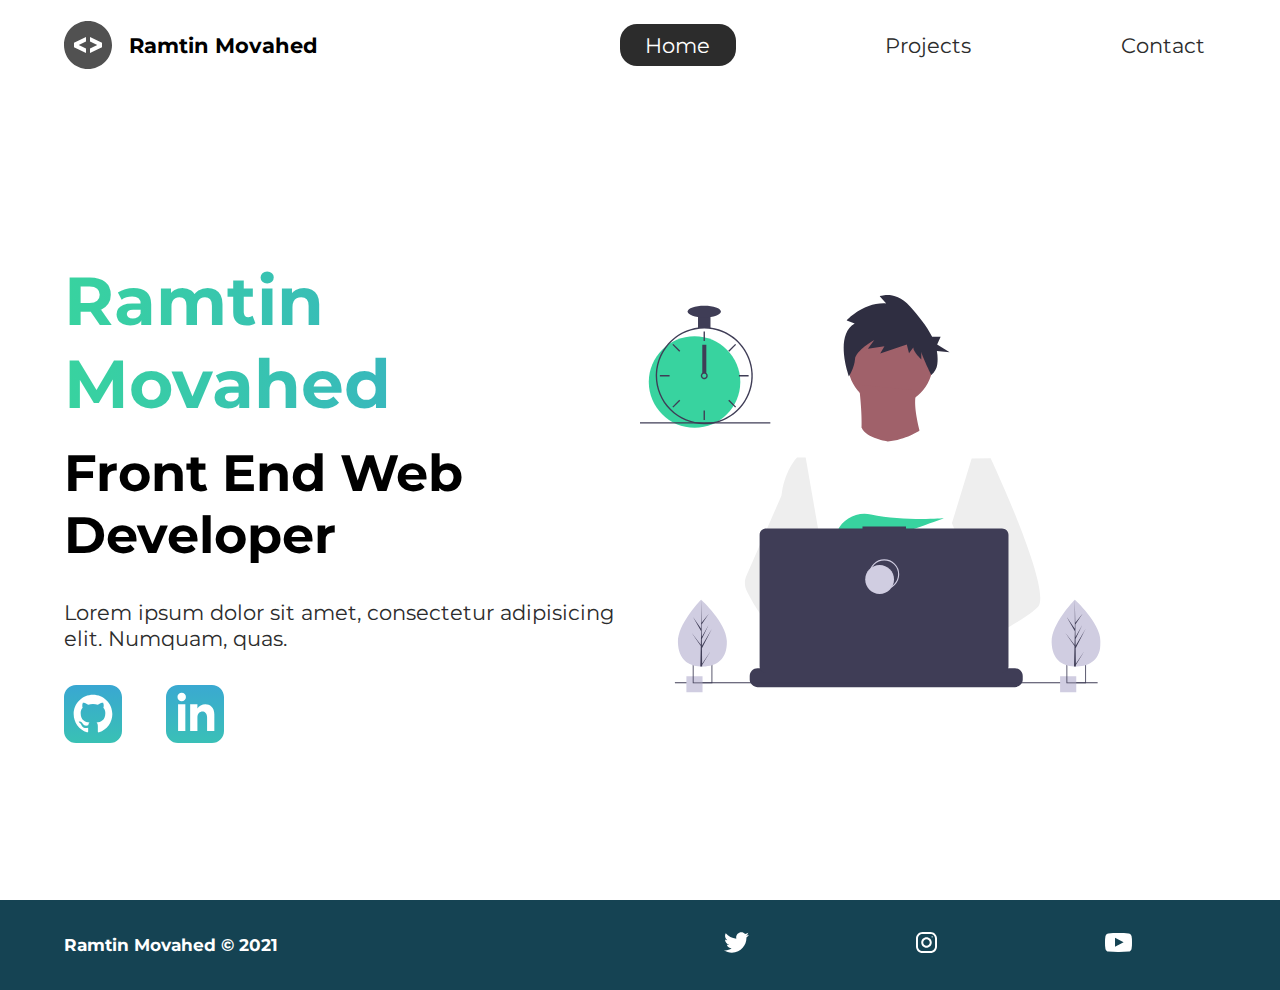
<file: index.html>
<!DOCTYPE html>
<html lang="en">

<head>
  <meta charset="UTF-8">
  <meta http-equiv="X-UA-Compatible" content="IE=edge">
  <meta name="viewport" content="width=device-width, initial-scale=1.0">
  <meta name="description"
    content="Ramtin Movahed is a full stack web developer who speciallizes in asp.net and angular.">
  <meta name="robots" content="index,follow">
  <link rel="preconnect" href="https://fonts.gstatic.com">
  <link href="https://fonts.googleapis.com/css2?family=Montserrat:wght@400;500&display=swap" rel="stylesheet">
  <link rel="stylesheet" href="styles/style.css">
  <title>Ramtin Movahed | Web Developer</title>
</head>

<body>
  <header class="main-head">
    <nav>
      <div class="logo">
        <img src="icons/code.svg" alt="logo">
        <h1>Ramtin Movahed</h1>
      </div>
      <ul>
        <li><a class="active" href="/">Home</a></li>
        <li><a href="./projects/">Projects</a></li>
        <li><a href="./contact/">Contact</a></li>
      </ul>
    </nav>
  </header>
  <section class="intro">
    <div class="intro-text">
      <h2>Ramtin Movahed</h2>
      <h3>Front End Web <br> Developer</h3>
      <p>Lorem ipsum dolor sit amet, consectetur adipisicing elit. Numquam, quas.</p>
      <div class="intro-social">
        <a href="#"><img src="/icons/github.svg" alt="github-social-link"></a>
        <a href="#"><img src="/icons/linked-in.svg" alt="linkedin-social-link"></a>
      </div>
    </div>
    <div class="intro-images">
      <svg width="799" height="690" viewBox="0 0 799 690" fill="none" xmlns="http://www.w3.org/2000/svg">
        <g id="undraw_dev_productivity_umsq (1) 1" clip-path="url(#clip0)">
          <path id="Vector"
            d="M516.92 624.636C516.92 624.636 512.16 626.266 504.42 628.576C487.31 633.706 455.65 642.216 428.82 643.916C405.72 645.396 386.2 641.836 382.63 626.766C381.1 620.286 383.27 614.956 388 610.576C402.12 597.486 439 592.796 468.25 591.186C476.51 590.736 484.15 590.526 490.51 590.446C501.31 590.306 508.39 590.526 508.39 590.526L508.56 591.186L516.92 624.636Z"
            fill="#A0616A" />
          <path id="Vector_2"
            d="M436.99 672.586C418.61 695.346 342.73 647.666 316.19 629.886C310.41 626.016 306.97 623.566 306.97 623.566L331.25 591.186L338.94 580.936C338.94 580.936 345.82 584.586 355.99 590.526C356.36 590.746 356.73 590.966 357.11 591.186C365.88 596.336 376.89 603.066 388 610.576C403.33 620.946 418.83 632.776 428.82 643.916C438.59 654.806 443.08 665.036 436.99 672.586Z"
            fill="#A0616A" />
          <g id="me">
            <path id="Vector_3"
              d="M434.672 191.952C475.283 191.607 507.926 158.406 507.582 117.795C507.237 77.1832 474.036 44.5403 433.425 44.8847C392.813 45.2291 360.17 78.4303 360.515 119.042C360.859 159.653 394.06 192.296 434.672 191.952Z"
              fill="#A0616A" />
            <path id="Vector_4"
              d="M379.477 155.65C379.477 155.65 394.216 259.972 373.002 271.875C351.787 283.779 499.929 283.588 499.929 283.588C499.929 283.588 466.124 193.284 480.809 165.449L379.477 155.65Z"
              fill="#A0616A" />
            <path id="Vector_5"
              d="M608.101 283.199L596.257 339.402L571.214 458.308L570.49 464.815L562.138 540.138L556.582 590.177L552.857 623.79C528.584 636.526 510.988 645.326 510.988 645.326C510.988 645.326 509.404 637.719 506.871 627.99C489.805 633.265 458.218 642.043 431.404 643.97C441.266 654.777 445.842 664.969 439.817 672.57C421.63 695.485 345.349 648.45 318.659 630.896C318.077 635.158 317.879 639.464 318.068 643.762L297.626 628.314L299.331 592.359L302.206 531.522L305.819 455.229C304.448 451.975 303.294 448.634 302.364 445.228C295.956 423.161 288.032 379.057 281.928 342.067C277.016 312.298 273.302 287.138 272.517 281.785C272.411 281.086 272.358 280.726 272.358 280.726L384.363 230.094C392.509 248.556 429.865 253.809 429.865 253.809C460.756 251.417 484.847 234.913 484.847 234.913L608.101 283.199Z"
              fill="white" />
            <path id="Vector_6"
              d="M372.285 49.3811L358.49 43.9934C358.49 43.9934 386.969 12.1 426.99 14.513L415.635 2.22366C415.635 2.22366 443.04 -9.01799 468.283 19.6674C481.553 34.7467 496.908 52.4737 506.557 72.5077L521.281 72.3829L515.251 85.9663L536.874 99.3152L514.777 97.0719C516.155 104.471 516.421 112.034 515.566 119.511C514.683 126.991 510.928 133.835 505.094 138.598V138.598C505.094 138.598 487.743 103.449 487.696 97.9443L487.813 111.705C487.813 111.705 473.959 99.4371 473.889 91.1807L466.471 100.877L462.593 85.7717L416.475 101.301L423.87 88.8526L395.157 93.2246L406.278 77.9923C406.278 77.9923 373.932 96.1568 372.811 111.304C371.689 126.452 362.299 140.875 362.299 140.875C362.299 140.875 336.213 70.3294 372.285 49.3811Z"
              fill="#2F2E41" />
            <path id="Vector_7"
              d="M690.215 540.422C682.794 548.605 664.338 560.992 641.951 574.422C633.623 579.413 624.757 584.559 615.71 589.676C594.122 601.889 571.514 614.001 552.857 623.79C528.584 636.526 510.988 645.326 510.988 645.326C510.988 645.326 509.403 637.719 506.871 627.99C503.48 614.968 498.397 598.141 493.184 590.715C493.002 590.456 492.82 590.218 492.638 589.979C491.121 588.022 489.601 586.885 488.112 586.897L562.138 540.138L594.127 519.926L570.489 464.814L540.842 395.683L557.908 339.727L575.062 283.479L608.101 283.199C608.101 283.199 619.243 306.985 633.514 340.166C635.647 345.128 637.851 350.299 640.096 355.64C669.469 425.394 706.176 522.836 690.215 540.422Z"
              fill="#EEEEEE" />
            <path id="Vector_8"
              d="M358.123 591.2C355.41 591.212 352.702 591.456 350.029 591.928C327.074 596.073 320.47 616.94 318.659 630.896C318.077 635.158 317.879 639.464 318.068 643.761L297.626 628.314L290.178 622.687C272.316 616.628 256.353 605.733 242.483 592.84C230.449 581.456 219.634 568.849 210.213 555.223C200.831 541.793 192.448 527.692 185.134 513.034C183.094 508.943 181.977 504.454 181.864 499.884C181.751 495.314 182.644 490.775 184.48 486.588L209.154 430.327L245.218 348.098C245.471 346.146 245.752 344.237 246.059 342.371C252.995 300.511 272.367 281.786 272.367 281.786L287.286 281.659L297.778 341.932L310.813 416.815L302.364 445.227L282.839 510.845L302.205 531.522L358.123 591.2Z"
              fill="#EEEEEE" />
          </g>
          <path id="Vector_9"
            d="M372.877 415.806L385.631 430.686C390.37 429.783 395.319 428.721 400.416 427.529L396.752 415.806L405.71 426.256C459.707 412.975 526.637 387.155 526.637 387.155C526.637 387.155 454.379 392.453 400.428 380.666C376.558 375.451 351.998 387.284 342.202 409.668C336.508 422.679 337.403 433.951 357.596 433.951C364.419 433.835 371.223 433.195 377.949 432.037L372.877 415.806Z"
            fill="#38D39F" />
          <path id="Vector_10"
            d="M663.65 660.386V666.456C663.654 668.122 663.345 669.774 662.74 671.326C662.472 672.018 662.147 672.687 661.77 673.326C660.578 675.326 658.887 676.983 656.862 678.133C654.838 679.283 652.549 679.887 650.22 679.886H203.67C201.342 679.887 199.053 679.283 197.028 678.133C195.003 676.983 193.312 675.326 192.12 673.326C191.743 672.687 191.419 672.018 191.15 671.326C190.546 669.774 190.237 668.122 190.24 666.456V660.386C190.24 658.622 190.587 656.876 191.262 655.246C191.936 653.616 192.926 652.136 194.173 650.888C195.42 649.641 196.901 648.652 198.53 647.977C200.16 647.302 201.906 646.955 203.67 646.956H229.41V644.126C229.41 644.052 229.425 643.979 229.453 643.911C229.481 643.843 229.522 643.782 229.574 643.73C229.626 643.678 229.688 643.636 229.756 643.608C229.824 643.58 229.897 643.566 229.97 643.566H243.4C243.474 643.566 243.547 643.58 243.615 643.608C243.683 643.636 243.745 643.678 243.797 643.73C243.849 643.782 243.89 643.843 243.918 643.911C243.946 643.979 243.96 644.052 243.96 644.126V646.956H252.35V644.126C252.35 644.052 252.365 643.979 252.393 643.911C252.421 643.843 252.462 643.782 252.514 643.73C252.566 643.678 252.628 643.636 252.696 643.608C252.764 643.58 252.837 643.566 252.91 643.566H266.34C266.414 643.566 266.487 643.58 266.555 643.608C266.623 643.636 266.684 643.678 266.736 643.73C266.789 643.782 266.83 643.843 266.858 643.911C266.886 643.979 266.9 644.052 266.9 644.126V646.956H275.3V644.126C275.3 644.052 275.315 643.979 275.343 643.911C275.371 643.843 275.412 643.782 275.464 643.73C275.516 643.678 275.578 643.636 275.646 643.608C275.714 643.58 275.787 643.566 275.86 643.566H289.29C289.364 643.566 289.437 643.58 289.505 643.608C289.573 643.636 289.634 643.678 289.686 643.73C289.739 643.782 289.78 643.843 289.808 643.911C289.836 643.979 289.85 644.052 289.85 644.126V646.956H298.24V644.126C298.24 644.052 298.255 643.979 298.283 643.911C298.311 643.843 298.352 643.782 298.404 643.73C298.456 643.678 298.518 643.636 298.586 643.608C298.654 643.58 298.727 643.566 298.8 643.566H312.23C312.304 643.566 312.377 643.58 312.445 643.608C312.513 643.636 312.574 643.678 312.626 643.73C312.678 643.782 312.72 643.843 312.748 643.911C312.776 643.979 312.79 644.052 312.79 644.126V646.956H321.18V644.126C321.18 644.052 321.194 643.979 321.223 643.911C321.251 643.843 321.292 643.782 321.344 643.73C321.396 643.678 321.458 643.636 321.526 643.608C321.594 643.58 321.667 643.566 321.74 643.566H335.17C335.244 643.566 335.317 643.58 335.385 643.608C335.453 643.636 335.514 643.678 335.566 643.73C335.618 643.782 335.66 643.843 335.688 643.911C335.716 643.979 335.73 644.052 335.73 644.126V646.956H344.13V644.126C344.13 644.052 344.145 643.979 344.173 643.911C344.201 643.843 344.242 643.782 344.294 643.73C344.346 643.678 344.408 643.636 344.476 643.608C344.544 643.58 344.617 643.566 344.69 643.566H358.12C358.194 643.566 358.267 643.58 358.335 643.608C358.403 643.636 358.464 643.678 358.516 643.73C358.569 643.782 358.61 643.843 358.638 643.911C358.666 643.979 358.68 644.052 358.68 644.126V646.956H367.07V644.126C367.07 644.052 367.085 643.979 367.113 643.911C367.141 643.843 367.182 643.782 367.234 643.73C367.286 643.678 367.348 643.636 367.416 643.608C367.484 643.58 367.557 643.566 367.63 643.566H472.83C472.904 643.566 472.977 643.58 473.045 643.608C473.113 643.636 473.174 643.678 473.227 643.73C473.279 643.782 473.32 643.843 473.348 643.911C473.376 643.979 473.39 644.052 473.39 644.126V646.956H481.79V644.126C481.79 644.052 481.804 643.979 481.833 643.911C481.861 643.843 481.902 643.782 481.954 643.73C482.006 643.678 482.068 643.636 482.136 643.608C482.204 643.58 482.277 643.566 482.35 643.566H495.78C495.928 643.567 496.07 643.627 496.175 643.732C496.279 643.836 496.339 643.978 496.34 644.126V646.956H504.73V644.126C504.73 644.052 504.745 643.979 504.773 643.911C504.801 643.843 504.842 643.782 504.894 643.73C504.946 643.678 505.008 643.636 505.076 643.608C505.144 643.58 505.217 643.566 505.29 643.566H518.72C518.794 643.566 518.867 643.58 518.935 643.608C519.003 643.636 519.065 643.678 519.117 643.73C519.169 643.782 519.21 643.843 519.238 643.911C519.266 643.979 519.28 644.052 519.28 644.126V646.956H527.67V644.126C527.67 644.052 527.685 643.979 527.713 643.911C527.741 643.843 527.782 643.782 527.834 643.73C527.886 643.678 527.948 643.636 528.016 643.608C528.084 643.58 528.157 643.566 528.23 643.566H541.66C541.734 643.566 541.807 643.58 541.875 643.608C541.943 643.636 542.005 643.678 542.057 643.73C542.109 643.782 542.15 643.843 542.178 643.911C542.206 643.979 542.22 644.052 542.22 644.126V646.956H550.62V644.126C550.62 644.052 550.635 643.979 550.663 643.911C550.691 643.843 550.732 643.782 550.784 643.73C550.836 643.678 550.898 643.636 550.966 643.608C551.034 643.58 551.107 643.566 551.18 643.566H564.61C564.757 643.568 564.898 643.628 565.001 643.733C565.104 643.837 565.161 643.979 565.16 644.126V646.956H573.56V644.126C573.56 644.052 573.575 643.979 573.603 643.911C573.631 643.843 573.672 643.782 573.724 643.73C573.776 643.678 573.838 643.636 573.906 643.608C573.974 643.58 574.047 643.566 574.12 643.566H587.55C587.624 643.566 587.697 643.58 587.765 643.608C587.833 643.636 587.895 643.678 587.947 643.73C587.999 643.782 588.04 643.843 588.068 643.911C588.096 643.979 588.11 644.052 588.11 644.126V646.956H596.5V644.126C596.5 644.052 596.515 643.979 596.543 643.911C596.571 643.843 596.612 643.782 596.664 643.73C596.716 643.678 596.778 643.636 596.846 643.608C596.914 643.58 596.987 643.566 597.06 643.566H610.49C610.564 643.566 610.637 643.58 610.705 643.608C610.773 643.636 610.835 643.678 610.887 643.73C610.939 643.782 610.98 643.843 611.008 643.911C611.036 643.979 611.05 644.052 611.05 644.126V646.956H650.22C651.984 646.955 653.731 647.302 655.36 647.977C656.99 648.652 658.471 649.641 659.718 650.888C660.965 652.136 661.954 653.616 662.629 655.246C663.304 656.876 663.651 658.622 663.65 660.386Z"
            fill="#3F3D56" />
          <path id="Vector_11" d="M793.5 671.326H60.5V673.326H793.5V671.326Z" fill="#3F3D56" />
          <path id="Vector_12"
            d="M627.694 404.757H461.251V401.326H385.78V404.757H218.651C215.665 404.757 212.801 405.943 210.69 408.054C208.578 410.166 207.392 413.029 207.392 416.015V643.927C207.392 646.913 208.578 649.776 210.69 651.888C212.801 653.999 215.665 655.185 218.651 655.185H627.694C630.68 655.185 633.544 653.999 635.655 651.888C637.767 649.776 638.953 646.913 638.953 643.927V416.015C638.953 414.537 638.662 413.073 638.096 411.707C637.53 410.341 636.701 409.1 635.655 408.054C634.61 407.009 633.369 406.18 632.003 405.614C630.637 405.048 629.173 404.757 627.694 404.757Z"
            fill="#3F3D56" />
          <path id="Vector_13"
            d="M423.5 509.326C437.307 509.326 448.5 498.133 448.5 484.326C448.5 470.519 437.307 459.326 423.5 459.326C409.693 459.326 398.5 470.519 398.5 484.326C398.5 498.133 409.693 509.326 423.5 509.326Z"
            stroke="#D0CDE1" stroke-width="2" stroke-miterlimit="10" />
          <path id="Vector_14"
            d="M415.5 518.326C429.307 518.326 440.5 507.133 440.5 493.326C440.5 479.519 429.307 468.326 415.5 468.326C401.693 468.326 390.5 479.519 390.5 493.326C390.5 507.133 401.693 518.326 415.5 518.326Z"
            fill="#D0CDE1" />
          <path id="Vector_15" d="M108.446 661.223H80.4463V689.223H108.446V661.223Z" fill="#D0CDE1" />
          <path id="Vector_16"
            d="M91.4502 639.223V673.223H125.45V639.223H91.4502ZM123.97 671.743H92.9202V640.703H123.97V671.743Z"
            fill="#3F3D56" />
          <path id="Vector_17" d="M756.446 661.223H728.446V689.223H756.446V661.223Z" fill="#D0CDE1" />
          <path id="Vector_18"
            d="M739.45 639.223V673.223H773.45V639.223H739.45ZM771.97 671.743H740.92V640.703H771.97V671.743Z"
            fill="#3F3D56" />
          <path id="Vector_19"
            d="M94.5802 230.113C138.399 230.113 173.921 194.592 173.921 150.773C173.921 106.955 138.399 71.4326 94.5802 71.4326C50.7617 71.4326 15.2397 106.955 15.2397 150.773C15.2397 194.592 50.7617 230.113 94.5802 230.113Z"
            fill="#38D39F" />
          <path id="Vector_20"
            d="M122.229 56.4899C115.045 55.5763 107.774 55.5763 100.59 56.4899C84.586 58.5913 69.5203 65.2398 57.181 75.6465C44.8417 86.0532 35.7467 99.7813 30.9754 115.202C28.8053 122.229 27.5764 129.514 27.3208 136.864C27.2848 137.886 27.2607 138.92 27.2607 139.954C27.283 162.264 36.1559 183.655 51.932 199.431C67.7082 215.207 89.0989 224.08 111.41 224.103C113.201 224.103 114.992 224.042 116.759 223.934C120.907 223.674 125.03 223.103 129.093 222.227C148.495 218.055 165.798 207.161 177.947 191.468C190.095 175.776 196.308 156.295 195.487 136.467C194.665 116.638 186.863 97.738 173.459 83.1039C160.054 68.4698 141.909 59.0435 122.229 56.4899H122.229ZM137.748 217.347H137.736C130.959 219.659 123.905 221.062 116.759 221.518C114.992 221.638 113.201 221.698 111.41 221.698C89.7377 221.672 68.961 213.051 53.6367 197.727C38.3123 182.402 29.6914 161.626 29.6649 139.954C29.6649 138.92 29.689 137.886 29.725 136.864C30.5514 115.744 39.5156 95.7617 54.7411 81.1008C69.9666 66.44 90.273 58.237 111.41 58.2089C130.776 58.21 149.513 65.0865 164.283 77.6131C179.052 90.1398 188.895 107.503 192.057 126.61C195.219 145.716 191.496 165.325 181.55 181.942C171.604 198.559 156.081 211.106 137.748 217.347H137.748Z"
            fill="#3F3D56" />
          <path id="Vector_21" d="M112.612 63.0176H110.208V79.8474H112.612V63.0176Z" fill="#3F3D56" />
          <path id="Vector_22" d="M57.8578 84.7018L56.1577 86.4019L68.0582 98.3023L69.7582 96.6022L57.8578 84.7018Z"
            fill="#3F3D56" />
          <path id="Vector_23" d="M34.4736 138.751V141.156H51.3034V138.751H34.4736Z" fill="#3F3D56" />
          <path id="Vector_24" d="M56.1578 193.506L57.8579 195.206L69.7584 183.306L68.0583 181.606L56.1578 193.506Z"
            fill="#3F3D56" />
          <path id="Vector_25" d="M153.062 96.6022L154.762 98.3022L166.662 86.4018L164.962 84.7017L153.062 96.6022Z"
            fill="#3F3D56" />
          <path id="Vector_26" d="M171.516 138.751V141.156H188.346V138.751H171.516Z" fill="#3F3D56" />
          <path id="Vector_27" d="M154.762 181.605L153.062 183.305L164.962 195.206L166.662 193.506L154.762 181.605Z"
            fill="#3F3D56" />
          <path id="Vector_28" d="M112.612 200.06H110.208V216.89H112.612V200.06Z" fill="#3F3D56" />
          <path id="Vector_29"
            d="M115.016 135.145C113.976 134.365 112.711 133.943 111.41 133.943C110.11 133.943 108.844 134.365 107.804 135.145C107.091 135.686 106.505 136.375 106.085 137.165C105.552 138.181 105.322 139.329 105.421 140.473C105.52 141.616 105.944 142.707 106.644 143.617C107.343 144.527 108.288 145.218 109.368 145.608C110.447 145.997 111.616 146.07 112.735 145.817C113.855 145.564 114.878 144.996 115.685 144.179C116.492 143.363 117.048 142.333 117.288 141.21C117.528 140.088 117.441 138.92 117.039 137.846C116.636 136.771 115.935 135.834 115.017 135.145H115.016ZM111.41 143.56C110.454 143.557 109.539 143.176 108.863 142.501C108.187 141.825 107.807 140.909 107.804 139.954C107.808 139.224 108.03 138.513 108.441 137.91C108.793 137.4 109.271 136.989 109.828 136.718C110.386 136.446 111.004 136.323 111.623 136.361C112.241 136.398 112.84 136.594 113.361 136.931C113.881 137.267 114.307 137.732 114.595 138.281C114.883 138.83 115.025 139.444 115.007 140.063C114.989 140.683 114.811 141.287 114.491 141.818C114.17 142.349 113.719 142.788 113.179 143.093C112.639 143.398 112.03 143.559 111.41 143.56V143.56Z"
            fill="#3F3D56" />
          <path id="Vector_30" d="M122.229 35.3687H100.591V57.007H122.229V35.3687Z" fill="#3F3D56" />
          <path id="Vector_31"
            d="M111.41 38.9748C127.344 38.9748 140.261 34.4 140.261 28.7567C140.261 23.1134 127.344 18.5386 111.41 18.5386C95.4757 18.5386 82.5586 23.1134 82.5586 28.7567C82.5586 34.4 95.4757 38.9748 111.41 38.9748Z"
            fill="#3F3D56" />
          <path id="clock-arrow" d="M115 86H108V135H115V86Z" fill="#3F3D56" />
          <path id="Vector_32" d="M226 220.44H0V222.844H226V220.44Z" fill="#3F3D56" />
          <g id="plant-left">
            <path id="Vector_33"
              d="M150.594 599.754C151.527 631.704 132.858 643.413 109.43 644.097C108.886 644.113 108.344 644.123 107.805 644.126C106.719 644.135 105.643 644.117 104.577 644.072C83.3891 643.193 66.6172 631.945 65.7495 602.232C64.8515 571.482 103.018 531.529 105.882 528.574L105.887 528.571C105.996 528.458 106.052 528.402 106.052 528.402C106.052 528.402 149.661 567.807 150.594 599.754Z"
              fill="#D0CDE1" />
            <path id="Vector_34"
              d="M107.744 639.255L122.626 617.124L107.774 641.636L107.805 644.126C106.719 644.135 105.643 644.117 104.577 644.072L105.315 612.06L105.295 611.813L105.322 611.766L105.393 608.741L89.0952 585.078L105.374 606.477L105.432 607.116L105.989 582.93L91.9122 558.397L106.029 578.681L105.882 528.574L105.882 528.407L105.887 528.571L106.821 568.062L119.651 552.021L106.863 571.464L107.143 593.098L118.949 571.984L107.187 596.279L107.343 608.308L124.512 578.897L107.395 612.505L107.744 639.255Z"
              fill="#3F3D56" />
          </g>
          <g id="plant-right">
            <path id="Vector_35"
              d="M798.594 599.754C799.527 631.704 780.858 643.413 757.43 644.097C756.886 644.113 756.344 644.123 755.805 644.126C754.719 644.135 753.643 644.117 752.577 644.072C731.389 643.193 714.617 631.945 713.749 602.232C712.851 571.482 751.018 531.529 753.882 528.574L753.887 528.571C753.996 528.458 754.052 528.402 754.052 528.402C754.052 528.402 797.661 567.807 798.594 599.754Z"
              fill="#D0CDE1" />
            <path id="Vector_36"
              d="M755.744 639.255L770.626 617.124L755.774 641.636L755.805 644.126C754.719 644.135 753.643 644.117 752.577 644.072L753.315 612.06L753.295 611.813L753.323 611.766L753.393 608.741L737.095 585.078L753.374 606.477L753.432 607.116L753.989 582.93L739.912 558.397L754.029 578.681L753.882 528.574L753.882 528.407L753.887 528.571L754.821 568.062L767.651 552.021L754.864 571.464L755.143 593.098L766.949 571.984L755.187 596.279L755.343 608.308L772.512 578.897L755.395 612.505L755.744 639.255Z"
              fill="#3F3D56" />
          </g>
        </g>
        <defs>
          <clipPath id="clip0">
            <rect width="798.627" height="689.223" fill="white" />
          </clipPath>
        </defs>
      </svg>
      <img class="splash" src="/img/splash.svg" alt="">
    </div>
  </section>
  <footer>
    <h4>Ramtin Movahed &copy; 2021</h4>
    <ul>
      <li><a href="#"><img src="/icons/twitter 1.svg" alt="twitter-social"></a></li>
      <li><a href="#"><img src="/icons/instagram 1.svg" alt="instagram-social"></a></li>
      <li><a href="#"><img src="/icons/youtube-symbol 1.svg" alt="youtube`-social"></a></li>
    </ul>
  </footer>
</body>

</html>
</file>
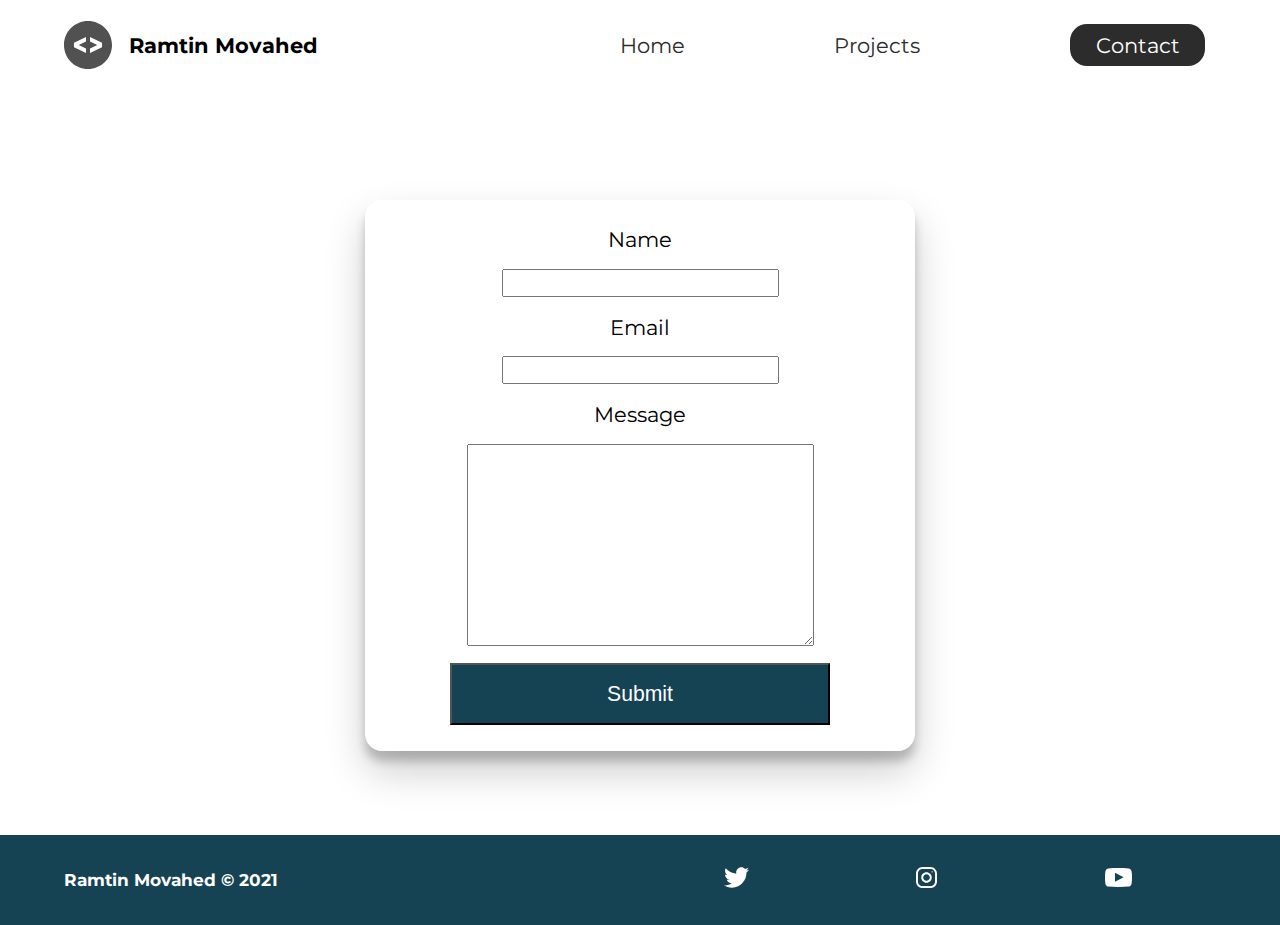
<file: contact/index.html>
<!DOCTYPE html>
<html lang="en">

<head>
  <meta charset="UTF-8">
  <meta http-equiv="X-UA-Compatible" content="IE=edge">
  <meta name="viewport" content="width=device-width, initial-scale=1.0">
  <meta name="description"
    content="Ramtin Movahed is a full stack web developer who speciallizes in asp.net and angular.">
  <meta name="robots" content="index,follow">
  <link rel="preconnect" href="https://fonts.gstatic.com">
  <link href="https://fonts.googleapis.com/css2?family=Montserrat:wght@400;500&display=swap" rel="stylesheet">
  <link rel="stylesheet" href="../styles/style.css">
  <title>Ramtin Movahed | Web Developer</title>
</head>

<body>
  <header class="main-head">
    <nav>
      <div class="logo">
        <img src="../icons/code.svg" alt="logo">
        <h1>Ramtin Movahed</h1>
      </div>
      <ul>
        <li><a href="../index.html">Home</a></li>
        <li><a href="../projects/">Projects</a></li>
        <li><a class="active" href="/index.html">Contact</a></li>
      </ul>
    </nav>
  </header>
  <section class="form-section">
    <form name="contact" netlify>
      <label for="name">Name</label>
      <input type="text" name="name" id="name" required>
      <label for="email">Email</label>
      <input type="email" name="email" id="email" required>
      <label for="message">Message</label>
      <textarea name="message" id="message" cols="30" rows="10"></textarea>
      <button type="submit">Submit</button>
    </form>
  </section>
  <footer>
    <h4>Ramtin Movahed &copy; 2021</h4>
    <ul>
      <li><a href="#"><img src="/icons/twitter 1.svg" alt="twitter-social"></a></li>
      <li><a href="#"><img src="/icons/instagram 1.svg" alt="instagram-social"></a></li>
      <li><a href="#"><img src="/icons/youtube-symbol 1.svg" alt="youtube`-social"></a></li>
    </ul>
  </footer>
</body>

</html>
</file>
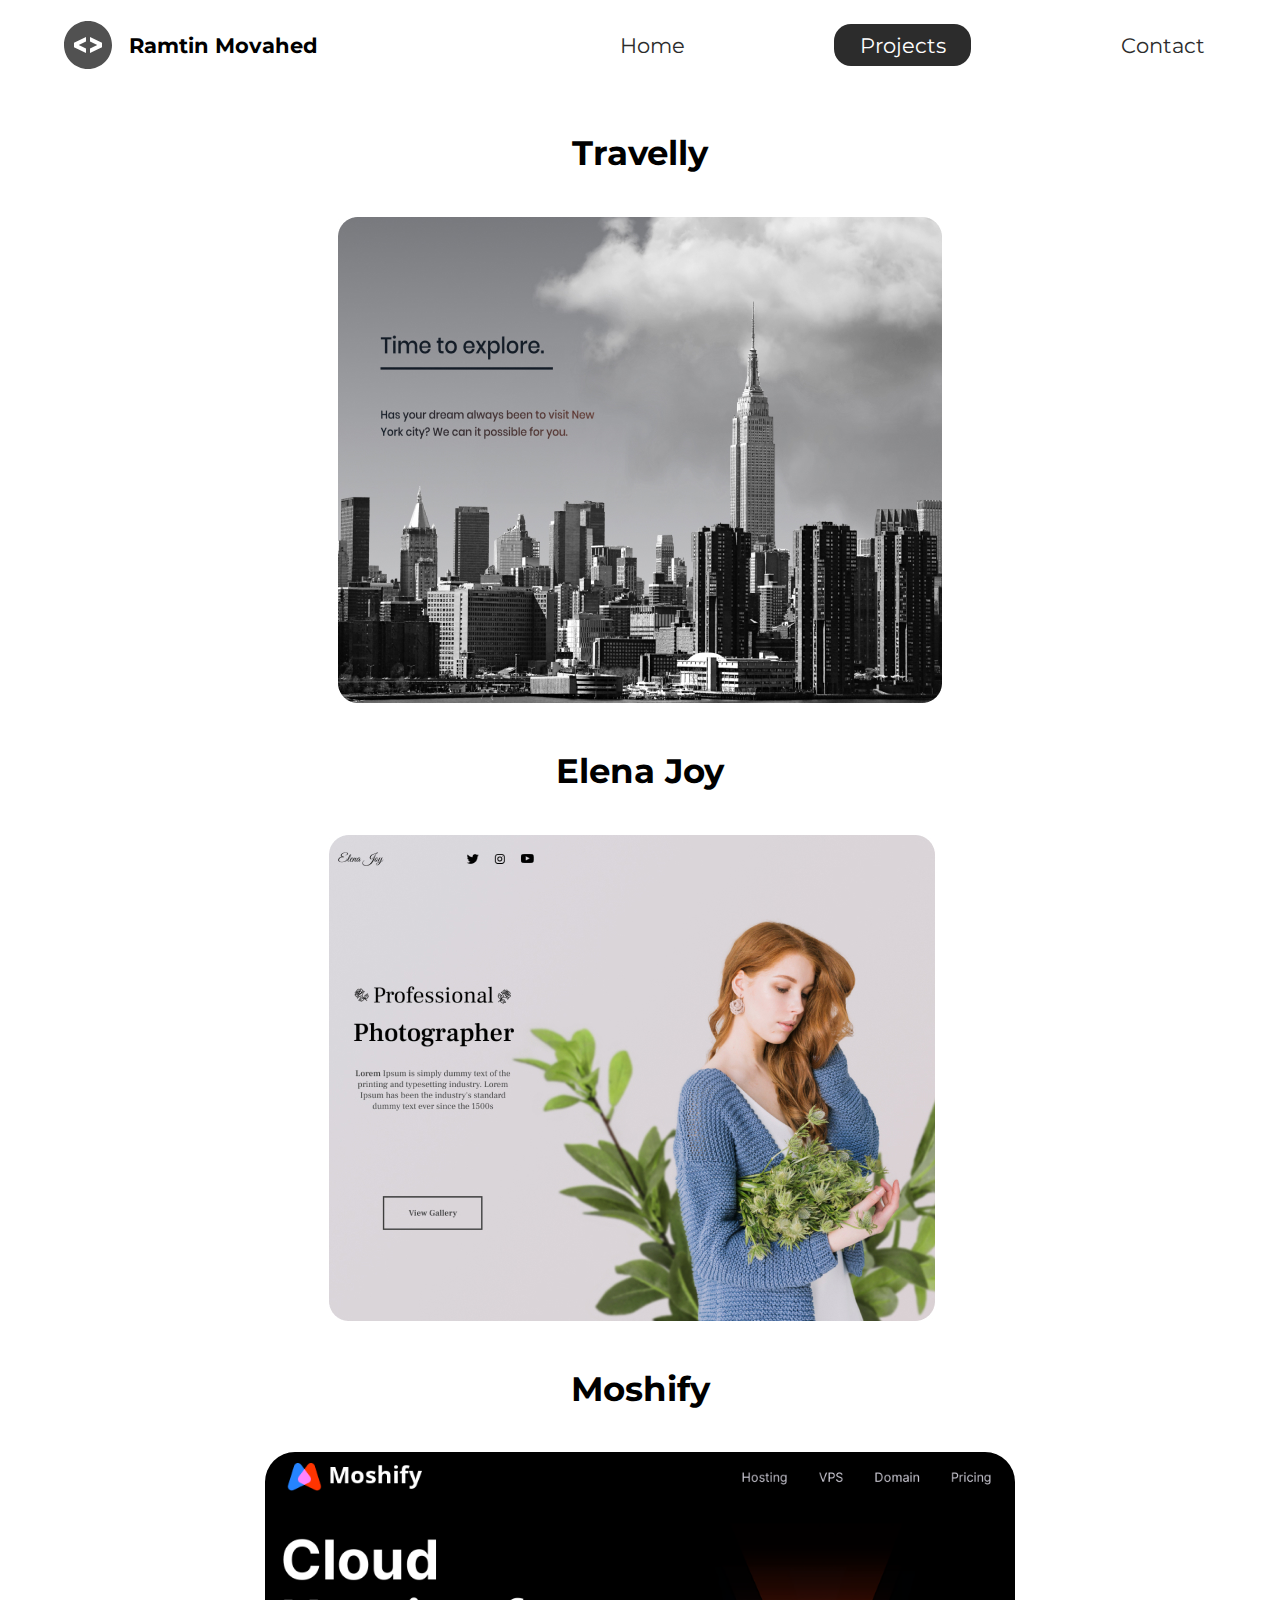
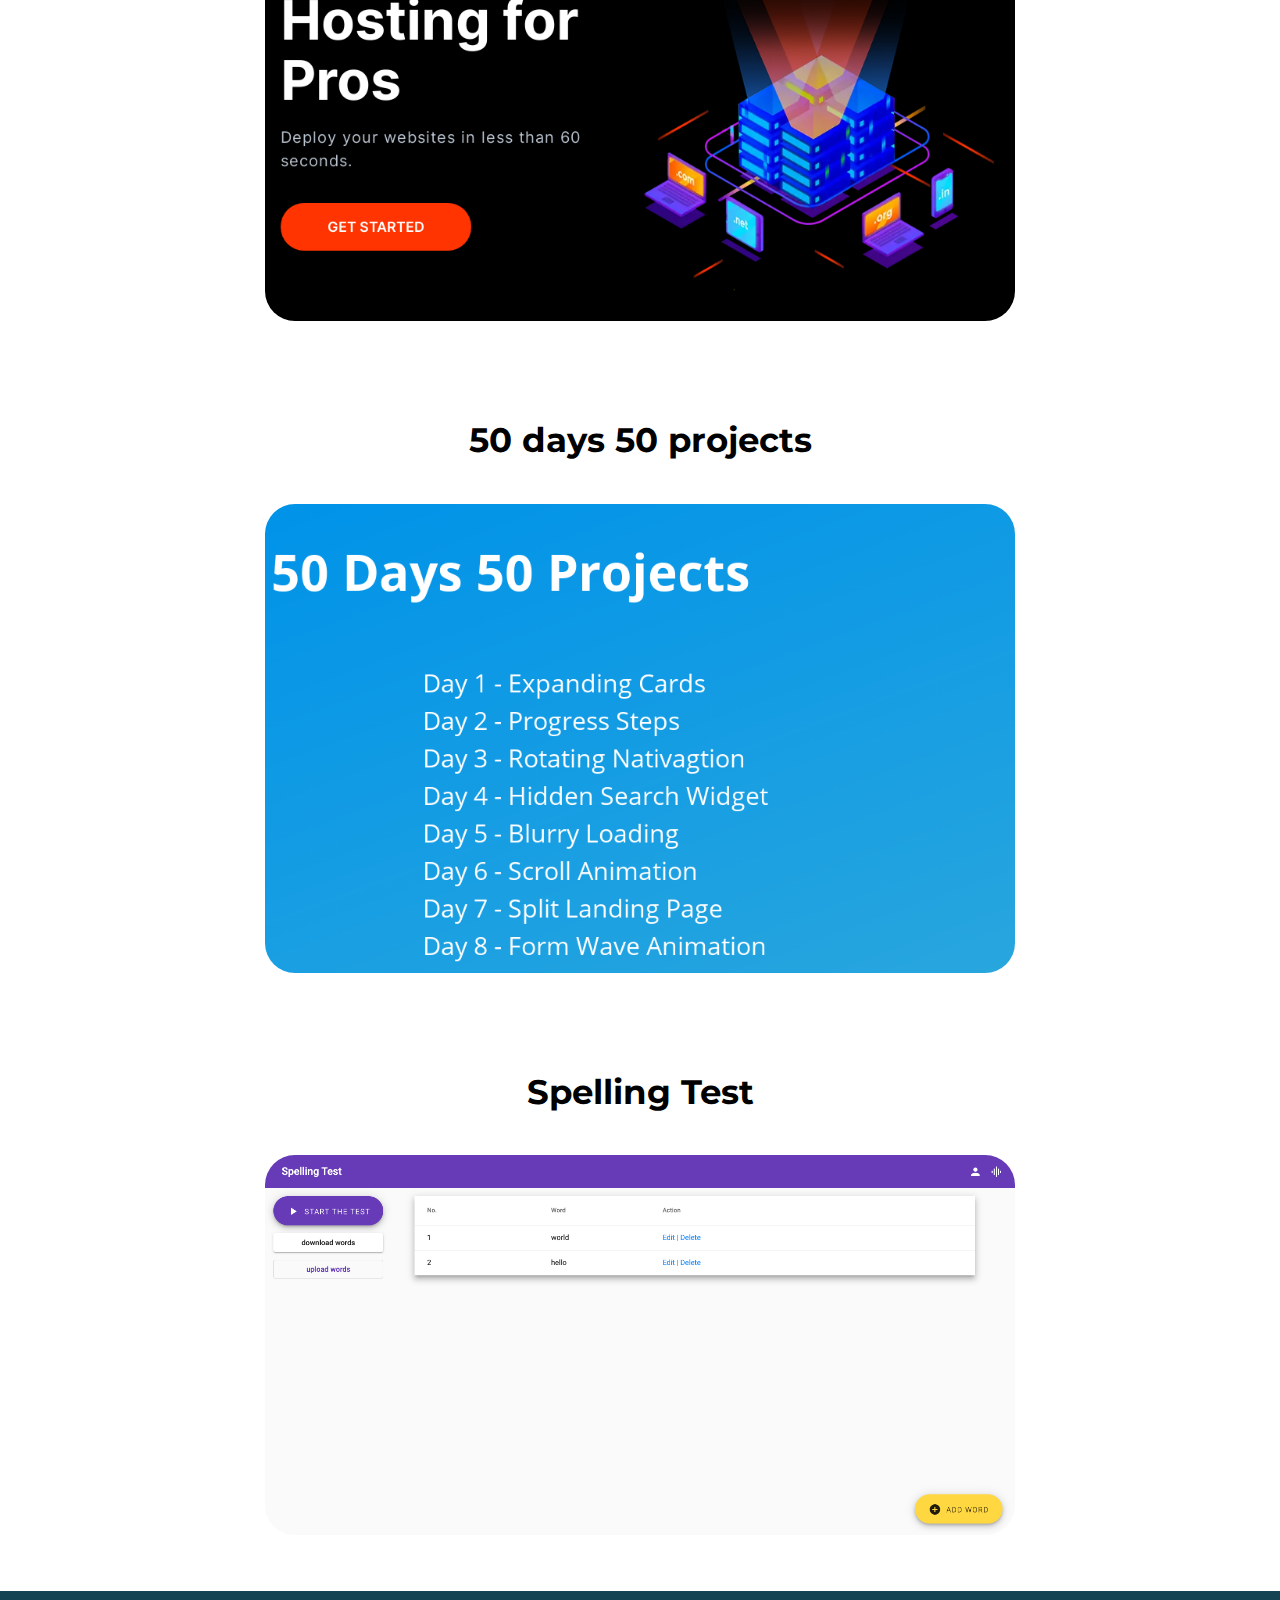
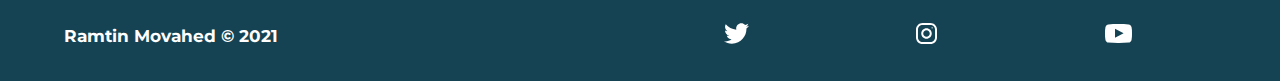
<file: projects/index.html>
<!DOCTYPE html>
<html lang="en">

<head>
  <meta charset="UTF-8">
  <meta http-equiv="X-UA-Compatible" content="IE=edge">
  <meta name="viewport" content="width=device-width, initial-scale=1.0">
  <meta name="description"
    content="Ramtin Movahed is a full stack web developer who speciallizes in asp.net and angular.">
  <meta name="robots" content="index,follow">
  <link rel="preconnect" href="https://fonts.gstatic.com">
  <link href="https://fonts.googleapis.com/css2?family=Montserrat:wght@400;500&display=swap" rel="stylesheet">
  <link rel="stylesheet" href="../styles/style.css">
  <title>Ramtin Movahed | Web Developer</title>
</head>

<body>
  <header class="main-head">
    <nav>
      <div class="logo">
        <img src="../icons/code.svg" alt="logo">
        <h1>Ramtin Movahed</h1>
      </div>
      <ul>
        <li><a href="../index.html">Home</a></li>
        <li><a class="active" href="./index.html">Projects</a></li>
        <li><a href="../contact/">Contact</a></li>
      </ul>
    </nav>
  </header>
  <section class="projects">
    <div class="project-container">
      <h2>Travelly</h2>
      <a target="_blank" href="https://travel-website-ramtinmovahed.netlify.app"><img src="../img/travelly.jpg"
          alt="travelly-project"></a>
    </div>
    <div class="project-container">
      <h2>Elena Joy</h2>

      <a target="_blank" href="https://photography-website-ramtinmovahed.netlify.app"><img src="../img/elena-joy.jpg"
          alt="elena-joy-project"></a>
    </div>
    <div class="project-container">
      <h2>Moshify</h2>
      <a target="_blank" href="https://moshify-ramtinmovahed.netlify.app"><img class="img-round"
          src="../img/moshify.png" alt="moshify-project"></a>
    </div>
    <div class="project-container">
      <h2>50 days 50 projects</h2>
      <a target="_blank" href="https://50days50projects-ramtinmovahed.netlify.app"><img class="img-round"
          src="../img/50days50projects.png" alt="50days-50projects-project"></a>
    </div>
    <div class="project-container">
      <h2>Spelling Test</h2>
      <a target="_blank" href="https://spellingtest.ir">
        <img class="img-round" src="../img/spellingtest.png" alt="spelling-test-project">
      </a>
    </div>
  </section>
  <footer>
    <h4>Ramtin Movahed &copy; 2021</h4>
    <ul>
      <li><a href="#"><img src="/icons/twitter 1.svg" alt="twitter-social"></a></li>
      <li><a href="#"><img src="/icons/instagram 1.svg" alt="instagram-social"></a></li>
      <li><a href="#"><img src="/icons/youtube-symbol 1.svg" alt="youtube`-social"></a></li>
    </ul>
  </footer>
</body>

</html>
</file>
<file: styles/style.css>
* {
  margin: 0;
  padding: 0;
  -webkit-box-sizing: border-box;
          box-sizing: border-box;
}

html {
  font-size: 62.5%;
}

body {
  font-family: "Montserrat", sans-serif;
}

h1 {
  font-size: 2.5rem;
}

li,
button,
label,
input,
a,
p {
  font-size: 2.5rem;
}

h2 {
  font-size: 4rem;
}

h3 {
  font-size: 2.5rem;
}

h4,
h5 {
  font-size: 2rem;
}

ul {
  list-style: none;
}

a {
  text-decoration: none;
  color: #2c2c2c;
}

.main-head {
  width: 95%;
  margin: 0 0 0 auto;
}

nav {
  display: -webkit-box;
  display: -ms-flexbox;
  display: flex;
  -webkit-box-pack: justify;
      -ms-flex-pack: justify;
          justify-content: space-between;
  -webkit-box-align: center;
      -ms-flex-align: center;
          align-items: center;
  -webkit-box-orient: horizontal;
  -webkit-box-direction: normal;
      -ms-flex-direction: row;
          flex-direction: row;
  min-height: 10vh;
  width: 60%;
  -ms-flex-wrap: wrap;
      flex-wrap: wrap;
}

nav .logo {
  display: -webkit-box;
  display: -ms-flexbox;
  display: flex;
  -webkit-box-pack: start;
      -ms-flex-pack: start;
          justify-content: flex-start;
  -webkit-box-align: center;
      -ms-flex-align: center;
          align-items: center;
  -webkit-box-orient: horizontal;
  -webkit-box-direction: normal;
      -ms-flex-direction: row;
          flex-direction: row;
  -webkit-box-flex: 1;
      -ms-flex: 1 1 10rem;
          flex: 1 1 10rem;
}

nav .logo h1 {
  margin: 2rem;
}

nav ul {
  display: -webkit-box;
  display: -ms-flexbox;
  display: flex;
  -ms-flex-pack: distribute;
      justify-content: space-around;
  -webkit-box-align: center;
      -ms-flex-align: center;
          align-items: center;
  -webkit-box-orient: horizontal;
  -webkit-box-direction: normal;
      -ms-flex-direction: row;
          flex-direction: row;
  -webkit-box-flex: 1;
      -ms-flex: 1 1 40rem;
          flex: 1 1 40rem;
}

.intro {
  min-height: 90vh;
  width: 90%;
  margin: auto;
  -ms-flex-wrap: wrap;
      flex-wrap: wrap;
  display: -webkit-box;
  display: -ms-flexbox;
  display: flex;
  -webkit-box-pack: justify;
      -ms-flex-pack: justify;
          justify-content: space-between;
  -webkit-box-align: center;
      -ms-flex-align: center;
          align-items: center;
  -webkit-box-orient: horizontal;
  -webkit-box-direction: normal;
      -ms-flex-direction: row;
          flex-direction: row;
}

.intro h2 {
  font-size: 8rem;
  padding-top: 2rem;
  background: -webkit-gradient(linear, left top, right top, from(#38d39f), to(#38a4d3));
  background: linear-gradient(left, #38d39f, #38a4d3);
  background-clip: text;
  -webkit-background-clip: text;
  -webkit-text-fill-color: transparent;
  display: inline-block;
}

.intro h3 {
  font-size: 6rem;
  padding: 2rem 0rem;
}

.intro p {
  padding-top: 2rem;
  color: #2c2c2c;
}

.splash {
  position: absolute;
  top: 0%;
  right: 0%;
  height: 100%;
  z-index: -1;
}

.intro-social {
  margin-top: 4rem;
}

.intro-social a {
  margin-right: 5rem;
}

.active {
  background: #2c2c2c;
  color: white;
  padding: 1rem 3rem;
  border-radius: 2rem;
}

.intro-text,
.intro-images {
  -webkit-box-flex: 1;
      -ms-flex: 1 1 40rem;
          flex: 1 1 40rem;
}

#plant-left {
  -webkit-animation: plant 1.5s ease infinite alternate;
          animation: plant 1.5s ease infinite alternate;
}

#plant-right {
  -webkit-animation: plant 1.5s ease infinite alternate 0.5s;
          animation: plant 1.5s ease infinite alternate 0.5s;
}

#me {
  -webkit-animation: me 1s ease infinite alternate;
          animation: me 1s ease infinite alternate;
  -webkit-transform-origin: bottom;
          transform-origin: bottom;
}

#clock-arrow {
  -webkit-animation: clock 1.5s infinite linear;
          animation: clock 1.5s infinite linear;
  -webkit-transform-origin: bottom;
          transform-origin: bottom;
  transform-box: fill-box;
}

@-webkit-keyframes me {
  from {
    -webkit-transform: rotateZ(-5deg);
            transform: rotateZ(-5deg);
  }
  to {
    -webkit-transform: rotateZ(5deg);
            transform: rotateZ(5deg);
  }
}

@keyframes me {
  from {
    -webkit-transform: rotateZ(-5deg);
            transform: rotateZ(-5deg);
  }
  to {
    -webkit-transform: rotateZ(5deg);
            transform: rotateZ(5deg);
  }
}

@-webkit-keyframes plant {
  from {
    -webkit-transform: translateY(0%);
            transform: translateY(0%);
  }
  to {
    -webkit-transform: translateY(-30%);
            transform: translateY(-30%);
  }
}

@keyframes plant {
  from {
    -webkit-transform: translateY(0%);
            transform: translateY(0%);
  }
  to {
    -webkit-transform: translateY(-30%);
            transform: translateY(-30%);
  }
}

@-webkit-keyframes clock {
  from {
    -webkit-transform: rotateZ(0deg);
            transform: rotateZ(0deg);
  }
  to {
    -webkit-transform: rotateZ(360deg);
            transform: rotateZ(360deg);
  }
}

@keyframes clock {
  from {
    -webkit-transform: rotateZ(0deg);
            transform: rotateZ(0deg);
  }
  to {
    -webkit-transform: rotateZ(360deg);
            transform: rotateZ(360deg);
  }
}

.projects {
  width: 90%;
  margin: auto;
  min-height: 90vh;
  display: -webkit-box;
  display: -ms-flexbox;
  display: flex;
  -webkit-box-pack: justify;
      -ms-flex-pack: justify;
          justify-content: space-between;
  -webkit-box-align: center;
      -ms-flex-align: center;
          align-items: center;
  -webkit-box-orient: horizontal;
  -webkit-box-direction: normal;
      -ms-flex-direction: row;
          flex-direction: row;
  text-align: center;
  -ms-flex-wrap: wrap;
      flex-wrap: wrap;
}

.projects h2 {
  margin: 5rem;
}

.project-container {
  -webkit-box-flex: 1;
      -ms-flex: 1 1 40rem;
          flex: 1 1 40rem;
}

.img-round {
  border-radius: 30px;
  max-height: 486px;
  max-width: 750px;
  -o-object-fit: cover;
     object-fit: cover;
}

.img-round:last-child {
  margin-bottom: 6rem;
}

.form-section {
  min-height: 80vh;
  display: -webkit-box;
  display: -ms-flexbox;
  display: flex;
  -webkit-box-pack: center;
      -ms-flex-pack: center;
          justify-content: center;
  -webkit-box-align: center;
      -ms-flex-align: center;
          align-items: center;
  -webkit-box-orient: horizontal;
  -webkit-box-direction: normal;
      -ms-flex-direction: row;
          flex-direction: row;
  margin-top: 3rem;
}

.form-section form {
  padding: 3rem 10rem;
  -webkit-box-shadow: 0px 10px 10px rgba(0, 0, 0, 0.2), 0px 20px 40px rgba(0, 0, 0, 0.2);
          box-shadow: 0px 10px 10px rgba(0, 0, 0, 0.2), 0px 20px 40px rgba(0, 0, 0, 0.2);
  display: -webkit-box;
  display: -ms-flexbox;
  display: flex;
  -webkit-box-pack: center;
      -ms-flex-pack: center;
          justify-content: center;
  -webkit-box-align: center;
      -ms-flex-align: center;
          align-items: center;
  -webkit-box-orient: vertical;
  -webkit-box-direction: normal;
      -ms-flex-direction: column;
          flex-direction: column;
  border-radius: 2rem;
}

.form-section form input,
.form-section form textarea {
  margin: 2rem;
}

.form-section form input:focus,
.form-section form textarea:focus {
  outline: 2px solid black;
}

.form-section form textarea {
  font-family: "Montserrat", sans-serif;
  font-size: 2rem;
}

.form-section form button {
  width: 100%;
  padding: 2rem;
  background: #154353;
  color: white;
  cursor: pointer;
}

.form-section form button:focus {
  background: #2a85a4;
}

footer {
  background: #154353;
  color: white;
  min-height: 10vh;
  padding: 0% 5%;
  display: -webkit-box;
  display: -ms-flexbox;
  display: flex;
  -webkit-box-pack: start;
      -ms-flex-pack: start;
          justify-content: flex-start;
  -webkit-box-align: center;
      -ms-flex-align: center;
          align-items: center;
  -webkit-box-orient: horizontal;
  -webkit-box-direction: normal;
      -ms-flex-direction: row;
          flex-direction: row;
}

footer ul {
  -webkit-box-flex: 1;
      -ms-flex: 1 1 40rem;
          flex: 1 1 40rem;
  display: -webkit-box;
  display: -ms-flexbox;
  display: flex;
  -ms-flex-pack: distribute;
      justify-content: space-around;
  -webkit-box-align: center;
      -ms-flex-align: center;
          align-items: center;
  -webkit-box-orient: horizontal;
  -webkit-box-direction: normal;
      -ms-flex-direction: row;
          flex-direction: row;
}

footer h4 {
  -webkit-box-flex: 1;
      -ms-flex: 1 1 40rem;
          flex: 1 1 40rem;
}

@media screen and (max-width: 1332px) {
  html {
    font-size: 53%;
  }
  .splash {
    display: none;
  }
  svg {
    width: 80%;
  }
  nav {
    width: 100%;
  }
}

@media screen and (max-width: 754px) {
  html {
    font-size: 45%;
  }
  svg {
    height: 60%;
  }
  .main-head {
    width: 100%;
  }
  nav .logo {
    display: -webkit-box;
    display: -ms-flexbox;
    display: flex;
    -webkit-box-pack: center;
        -ms-flex-pack: center;
            justify-content: center;
    -webkit-box-align: center;
        -ms-flex-align: center;
            align-items: center;
    -webkit-box-orient: vertical;
    -webkit-box-direction: normal;
        -ms-flex-direction: column;
            flex-direction: column;
    -webkit-box-flex: 1;
        -ms-flex: 1 1 20rem;
            flex: 1 1 20rem;
    margin-top: 2rem;
  }
  nav ul {
    -webkit-box-flex: 1;
        -ms-flex: 1 1 60rem;
            flex: 1 1 60rem;
    margin: 2rem 0rem;
  }
  .intro-text {
    margin-top: 5rem;
    text-align: center;
  }
  .intro-images {
    text-align: center;
  }
  .intro-social {
    display: -webkit-box;
    display: -ms-flexbox;
    display: flex;
    -webkit-box-pack: center;
        -ms-flex-pack: center;
            justify-content: center;
    -webkit-box-align: center;
        -ms-flex-align: center;
            align-items: center;
    -webkit-box-orient: horizontal;
    -webkit-box-direction: normal;
        -ms-flex-direction: row;
            flex-direction: row;
  }
  .intro-social a {
    margin: 2rem;
  }
  .project-container {
    -webkit-box-flex: 1;
        -ms-flex: 1 1 50rem;
            flex: 1 1 50rem;
  }
  .project-container img {
    width: 100%;
    height: 100%;
  }
  form {
    padding: 0rem;
    width: 100%;
  }
}
/*# sourceMappingURL=style.css.map */
</file>
